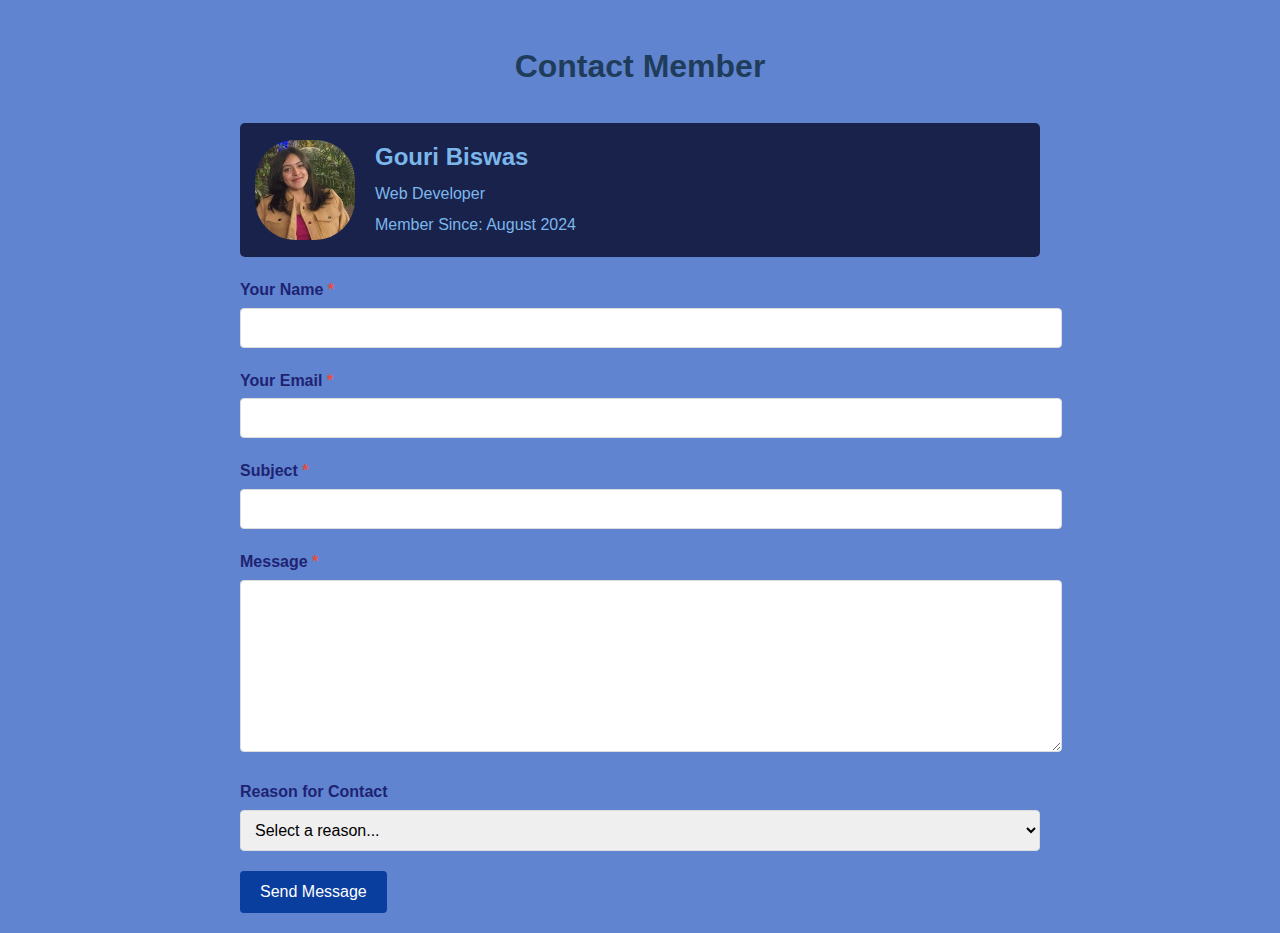
<file: contact-member.html>
<!DOCTYPE html>
<html lang="en">
<head>
    <meta charset="UTF-8">
    <meta name="viewport" content="width=device-width, initial-scale=1.0">
    <title>Contact Our Member</title>
    <style>
        body {
            font-family: 'Arial', sans-serif;
            line-height: 1.6;
            color: #1e2371;
            max-width: 800px;
            margin: 0 auto;
            padding: 20px;
            background-color: #6184d1;
        }
        
        h1 {
            color: #1f3d5b;
            text-align: center;
            margin-bottom: 30px;
        }
      
        
        .member-info {
            background-color: #19224b;
            padding: 15px;
            border-radius: 5px;
            margin-bottom: 20px;
            display: flex;
            align-items: center;
        }
        
        .member-avatar {
            width: 100px;
            height: 100px;
            border-radius: 40%;
            object-fit: cover;
            margin-right: 20px;
        }
        
        .member-details h2 {
            margin: 0 0 5px 0;
            color: #7cb7eb;
        }
        
        .member-details p {
            margin: 5px 0;
            color: #7cb7eb;
        }
        
        .form-group {
            margin-bottom: 20px;
        }
        
        label {
            display: block;
            margin-bottom: 5px;
            font-weight: bold;
        }
        
        input[type="text"],
        input[type="email"],
        textarea,
        select {
            width: 100%;
            padding: 10px;
            border: 1px solid #ddd;
            border-radius: 4px;
            font-size: 16px;
        }
        
        textarea {
            height: 150px;
            resize: vertical;
        }
        
        button {
            background-color: #093d9e;
            color: white;
            border: none;
            padding: 12px 20px;
            font-size: 16px;
            border-radius: 4px;
            cursor: pointer;
            transition: background-color 0.3s;
        }
        
        button:hover {
            background-color: #101f63;
        }
        
        .required {
            color: #e74c3c;
        }
        
        .success-message {
            display: none;
            background-color: #2ecc71;
            color: white;
            padding: 15px;
            border-radius: 4px;
            margin-bottom: 20px;
            text-align: center;
        }
    </style>
</head>
<body>
    
    <h1>Contact Member</h1>
    
    <div class="member-info">
        <img src="assets/img/image-gouri biswas.jpg" alt="Member Avatar" class="member-avatar">
        <div class="member-details">
            <h2>Gouri Biswas</h2>
            <p>Web Developer</p>
            <p>Member Since: August 2024</p>
        </div>
    </div>
    
    <div class="success-message" id="successMessage">
        Your message has been sent successfully! The member will respond to you shortly.
    </div>
    
    <form id="contactMemberForm">
        <div class="form-group">
            <label for="yourName">Your Name <span class="required">*</span></label>
            <input type="text" id="yourName" name="yourName" required>
        </div>
        
        <div class="form-group">
            <label for="yourEmail">Your Email <span class="required">*</span></label>
            <input type="email" id="yourEmail" name="yourEmail" required>
        </div>
        
        <div class="form-group">
            <label for="subject">Subject <span class="required">*</span></label>
            <input type="text" id="subject" name="subject" required>
        </div>
        
        <div class="form-group">
            <label for="message">Message <span class="required">*</span></label>
            <textarea id="message" name="message" required></textarea>
        </div>
        
        <div class="form-group">
            <label for="contactReason">Reason for Contact</label>
            <select id="contactReason" name="contactReason">
                <option value="">Select a reason...</option>
                <option value="collaboration">Collaboration Opportunity</option>
                <option value="question">Question</option>
                <option value="feedback">Feedback</option>
                <option value="other">Other</option>
            </select>
        </div>
        
        <button type="submit">Send Message</button>
    </form>
    
    <script>
        document.getElementById('contactMemberForm').addEventListener('submit', function(e) {
            e.preventDefault();
            
            // Here you would typically send the form data to your server
            // For demonstration, we'll just show the success message
            document.getElementById('successMessage').style.display = 'block';
            
            // Scroll to the success message
            document.getElementById('successMessage').scrollIntoView({ behavior: 'smooth' });
            
            // Reset the form after 3 seconds
            setTimeout(function() {
                document.getElementById('contactMemberForm').reset();
            }, 3000);
        });
    </script>
</body>
</html>
</file>
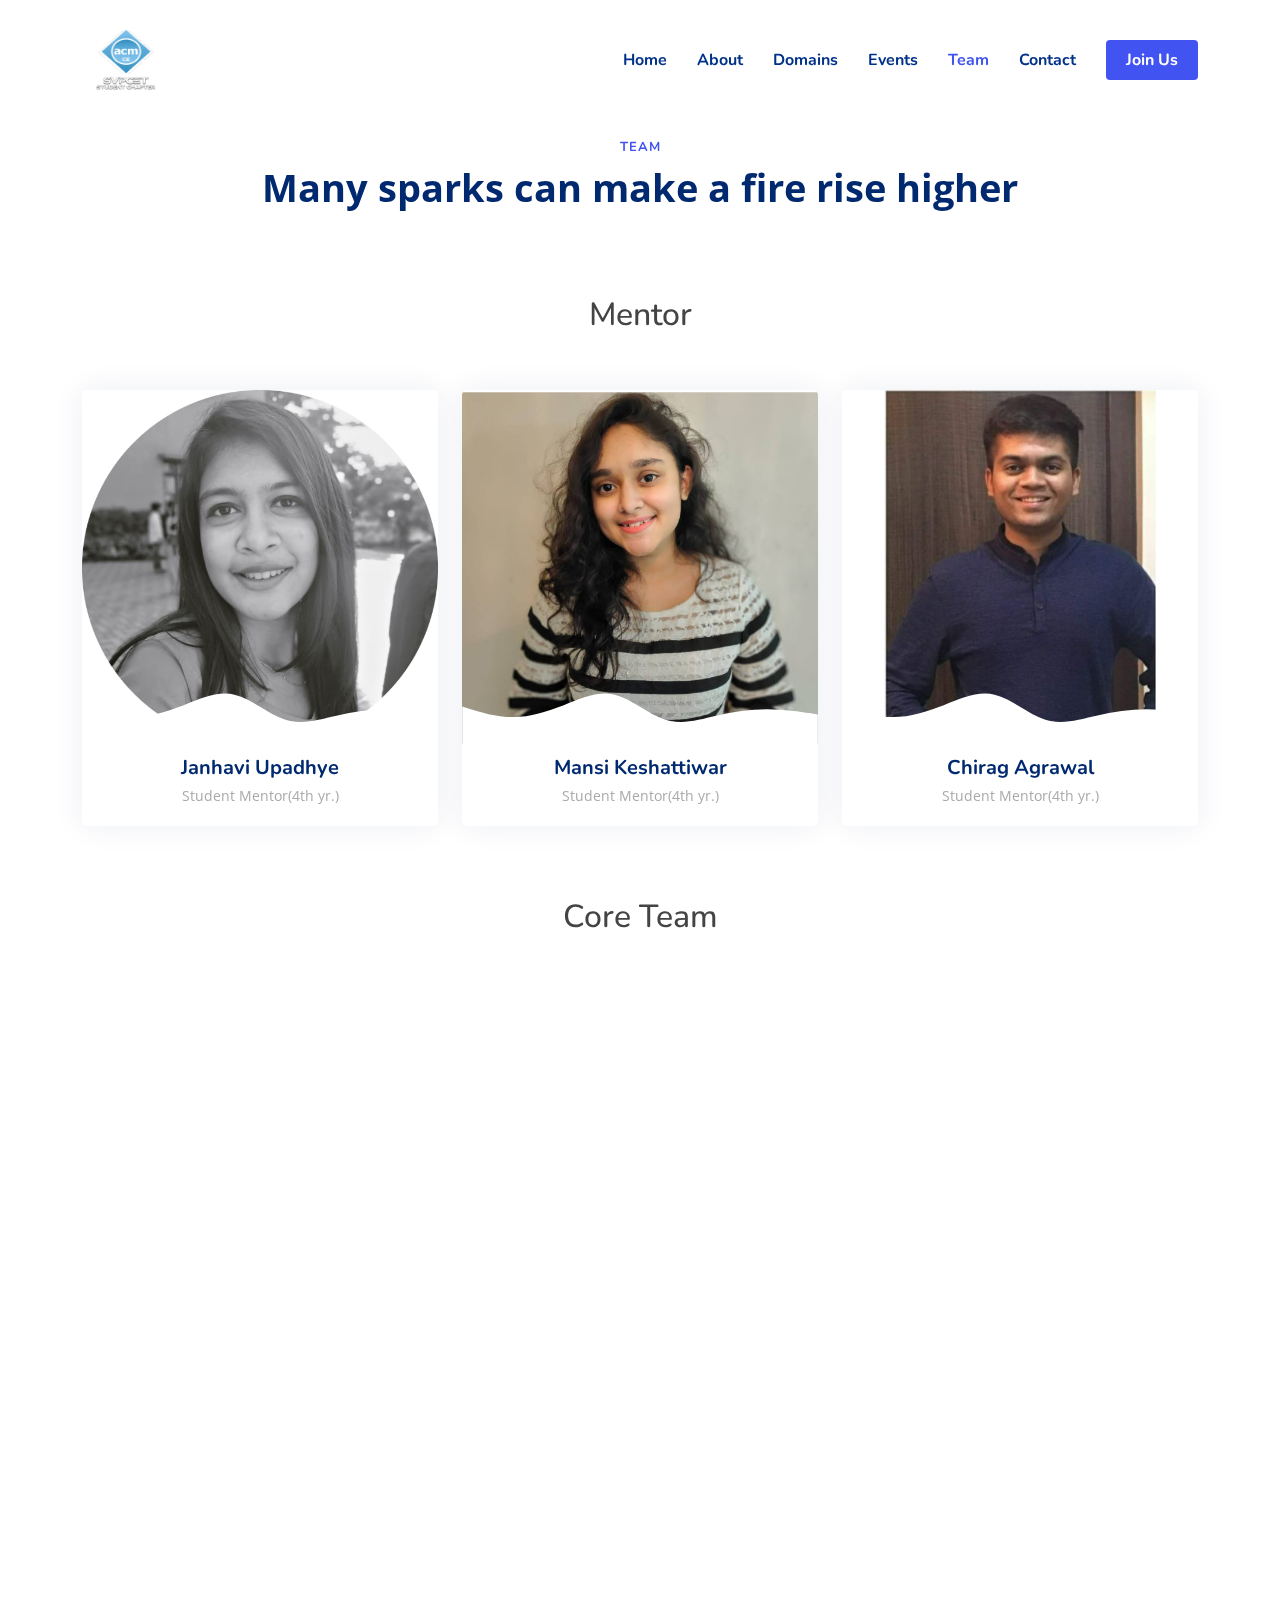
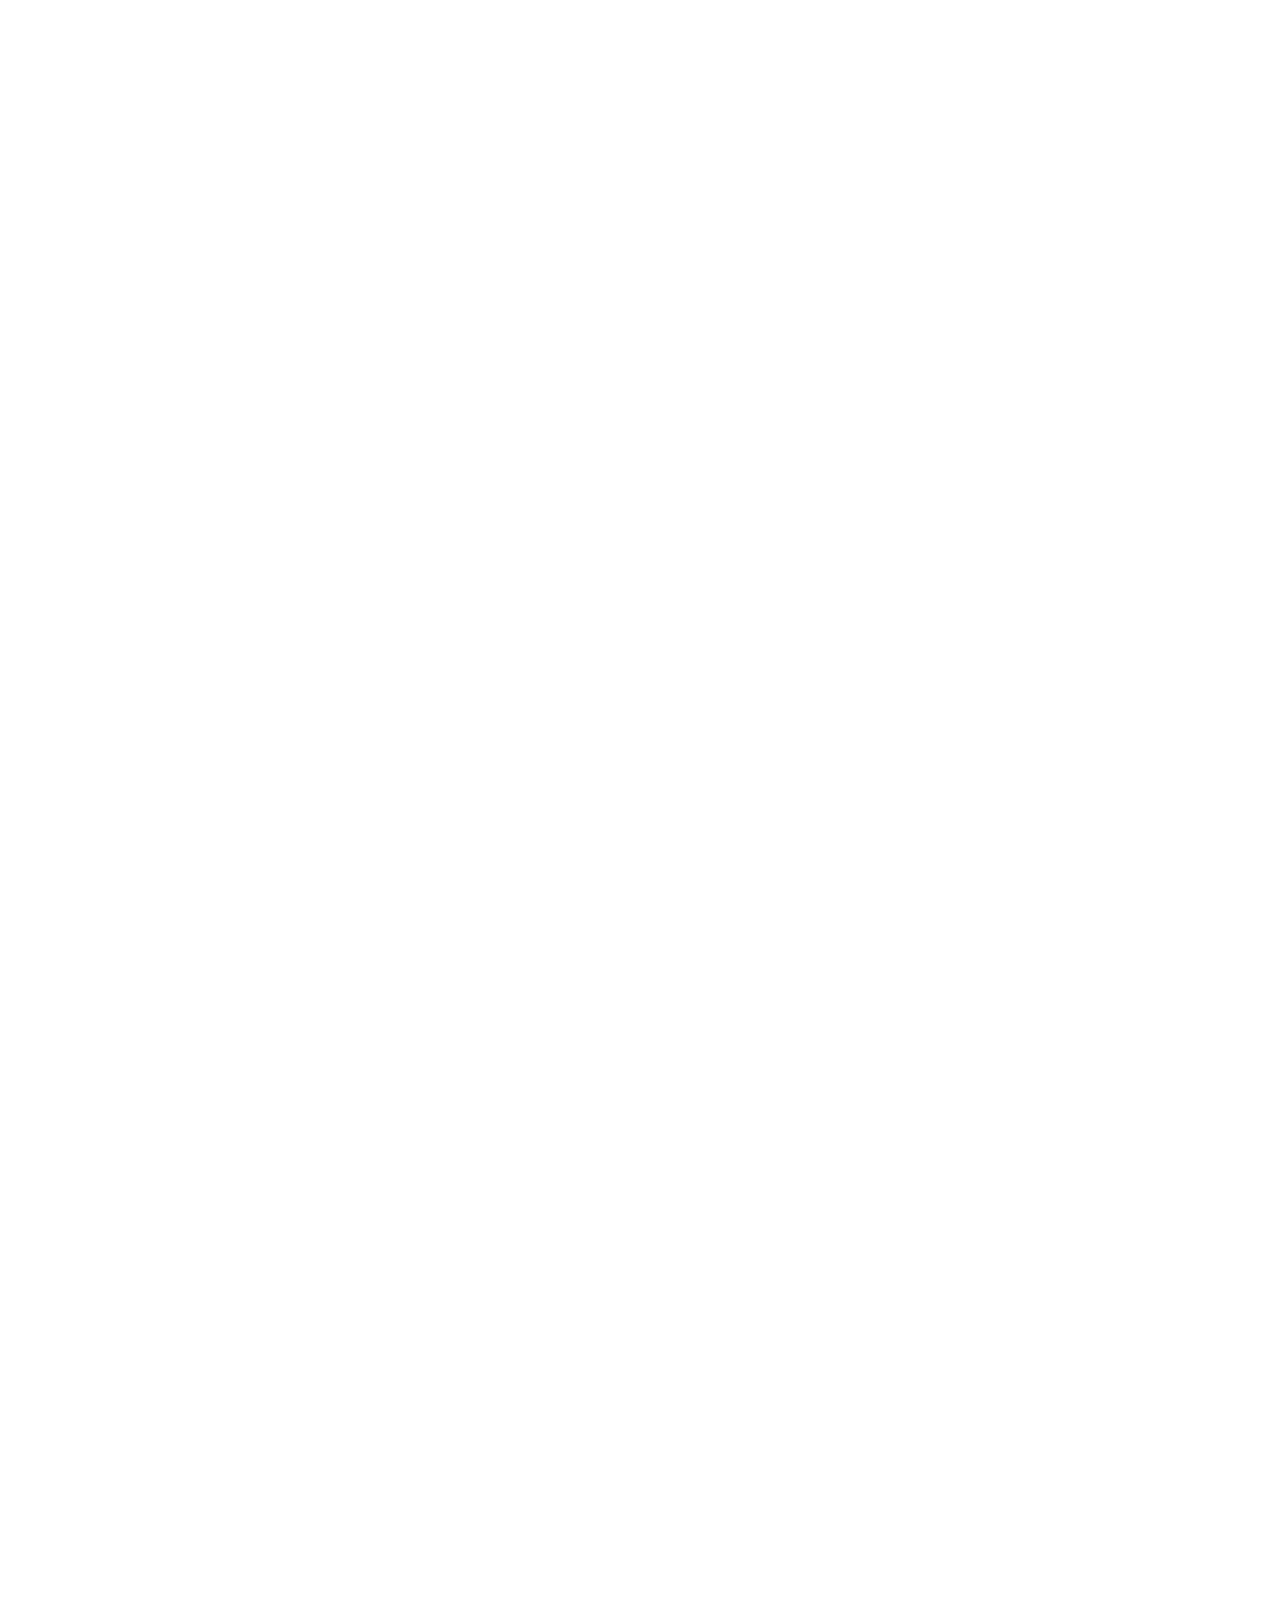
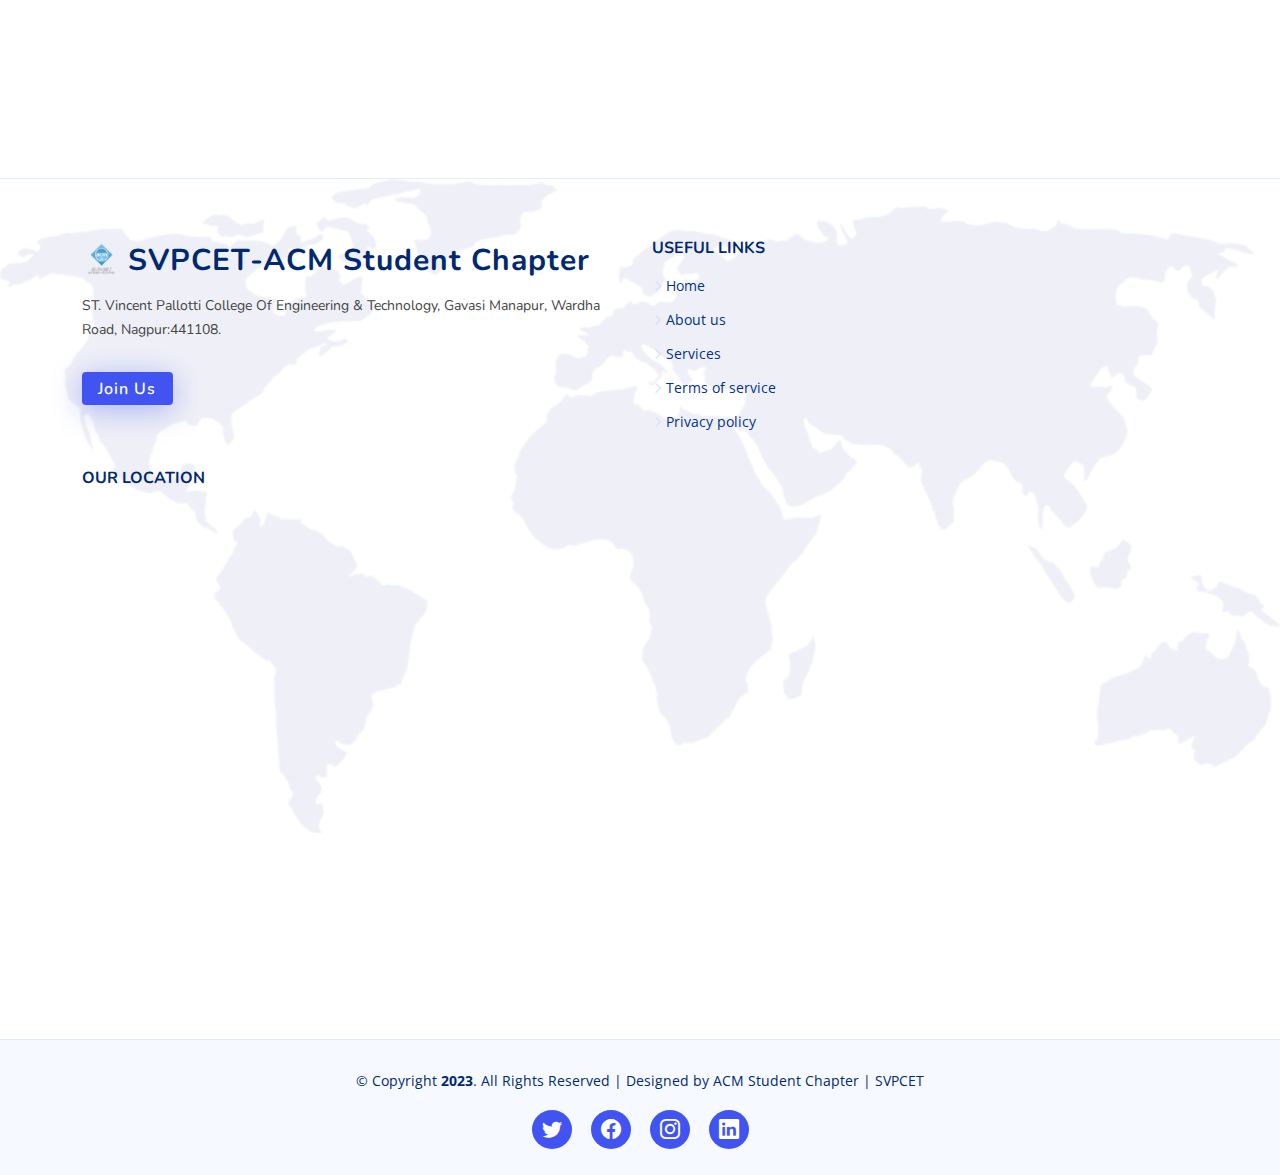
<file: teams.html>
<!DOCTYPE html>
<html lang="en">

<head>
  <meta charset="utf-8">
  <meta content="width=device-width, initial-scale=1.0" name="viewport">

  <title>SVPCET-ACM</title>
  <meta content="" name="description">
  <meta content="" name="keywords">

  <!-- Favicons -->
  <link href="assets/img/svpcet-acm-logo.png" rel="icon">
  <!-- <link href="assets/img/apple-touch-icon.png" rel="apple-touch-icon"> -->

  <!-- Google Fonts -->
  <link
    href="https://fonts.googleapis.com/css?family=Open+Sans:300,300i,400,400i,600,600i,700,700i|Nunito:300,300i,400,400i,600,600i,700,700i|Poppins:300,300i,400,400i,500,500i,600,600i,700,700i"
    rel="stylesheet">

  <!-- Vendor CSS Files -->
  <link href="assets/vendor/aos/aos.css" rel="stylesheet">
  <link href="assets/vendor/bootstrap/css/bootstrap.min.css" rel="stylesheet">
  <link href="assets/vendor/bootstrap-icons/bootstrap-icons.css" rel="stylesheet">
  <link href="assets/vendor/glightbox/css/glightbox.min.css" rel="stylesheet">
  <link href="assets/vendor/remixicon/remixicon.css" rel="stylesheet">
  <link href="assets/vendor/swiper/swiper-bundle.min.css" rel="stylesheet">

  <!-- Template Main CSS File -->
  <link href="assets/css/style.css" rel="stylesheet">

  <!-- =======================================================
  * Template Name: FlexStart
  * Updated: Mar 10 2023 with Bootstrap v5.2.3
  * Template URL: https://bootstrapmade.com/flexstart-bootstrap-startup-template/
  * Author: BootstrapMade.com
  * License: https://bootstrapmade.com/license/
  ======================================================== -->
</head>

<body>

  <!-- ======= Header ======= -->
  <header id="header" class="header fixed-top">
    <div class="container-fluid container-xl d-flex align-items-center justify-content-between">

      <a href="index.html" class="logo d-flex align-items-center">
        <img src="assets/img/svpcet-acm-logo.png" alt="">
      </a>

      <nav id="navbar" class="navbar">
        <ul>
          <li><a class="nav-link scrollto" href="index.html">Home</a></li>
          <li><a class="nav-link scrollto" href="index.html#about">About</a></li>
          <li><a class="nav-link scrollto" href="index.html#domains">Domains</a></li>
          <li><a class="nav-link scrollto" href="events.html">Events</a></li>

          <li><a class="nav-link scrollto  active" href="teams.html">Team</a></li>
          <li><a class="nav-link scrollto" href="index.html#contact">Contact</a></li>
          <li><a class="getstarted scrollto" href="#">Join Us</a></li>
        </ul>
        <i class="bi bi-list mobile-nav-toggle"></i>
      </nav>
      <!-- .navbar -->

    </div>
  </header><!-- End Header -->

  <style>
    .team-container {
      margin-top: 80px;
    }
  </style>
  <main id="main">

    <section id="team" class="team team-container">

      <div class="container" data-aos="fade-up">

        <header class="section-header">
          <h2>Team</h2>
          <p>Many sparks can make a fire rise higher</p>
        </header>
<!-- 
        <div class="row gy-4 faculty-incharge-div">
          <div class="col-12  align-items-stretch" data-aos="fade-up" data-aos-delay="100">
            <div class="member">
              <div class="member-img">
                <img src="./assets/img/team/maam.jpg" class="img-fluid" alt="">
                <div class="social">
                  <a href=""><i class="bi bi-twitter"></i></a>
                  <a href=""><i class="bi bi-facebook"></i></a>
                  <a href=""><i class="bi bi-instagram"></i></a>
                  <a href=""><i class="bi bi-linkedin"></i></a>
                </div>
              </div>
              
                <p>Velit aut quia fugit et et. Dolorum ea voluptate vel tempore tenetur ipsa quae aut. Ipsum exercitationem iure minima enim corporis et voluptate.</p> 
              </div>
            </div>
          </div>
        </div> -->

        <h2 class="pt-5 pb-5 text-center">Mentor</h2>

 
        <div class="row gy-4">
          <div class="col-lg-4 col-md-6 d-flex align-items-stretch" data-aos="fade-up" data-aos-delay="200">
            <div class="member">
              <div class="member-img">
                <img src="assets/img/team/mentor/janhavi.jpg" class="img-fluid" alt="">
                <div class="social">
                  <a href=""><i class="bi bi-twitter"></i></a>
                  <a href=""><i class="bi bi-facebook"></i></a>
                  <a href=""><i class="bi bi-instagram"></i></a>
                  <a href=""><i class="bi bi-linkedin"></i></a>
                </div>
              </div>
              <div class="member-info">
                <h4>Janhavi Upadhye</h4>
                <span>Student Mentor(4th yr.)</span>
                <!-- <p>Quo esse repellendus quia id. Est eum et accusantium pariatur fugit nihil minima suscipit corporis. Voluptate sed quas reiciendis animi neque sapiente.</p> -->
              </div>
            </div>
          </div>

          

          <div class="col-lg-4 col-md-6 d-flex align-items-stretch" data-aos="fade-up" data-aos-delay="300">
            <div class="member">
              <div class="member-img">
                <img src="assets/img/team/mentor/mansi.jpg" class="img-fluid" alt="">
                <div class="social">
                  <a href=""><i class="bi bi-twitter"></i></a>
                  <a href=""><i class="bi bi-facebook"></i></a>
                  <a href=""><i class="bi bi-instagram"></i></a>
                  <a href=""><i class="bi bi-linkedin"></i></a>
                </div>
              </div>
              <div class="member-info">
                <h4>Mansi Keshattiwar</h4>
                <span>Student Mentor(4th yr.)</span>
                <!-- <p>Vero omnis enim consequatur. Voluptas consectetur unde qui molestiae deserunt. Voluptates enim aut architecto porro aspernatur molestiae modi.</p> -->
              </div>
            </div>
          </div>

          <div class="col-lg-4 col-md-6 d-flex align-items-stretch" data-aos="fade-up" data-aos-delay="400">
            <div class="member">
              <div class="member-img">
                  <img src="assets/img/team/mentor/chirag.jpg" class="img-fluid" alt="">
                <div class="social">
                  <a href=""><i class="bi bi-twitter"></i></a>
                  <a href=""><i class="bi bi-facebook"></i></a>
                  <a href=""><i class="bi bi-instagram"></i></a>
                  <a href=""><i class="bi bi-linkedin"></i></a>
                </div>
              </div>
              <div class="member-info">
                <h4>Chirag Agrawal</h4>
                <span>Student Mentor(4th yr.)</span>
                <!-- <p>Rerum voluptate non adipisci animi distinctio et deserunt amet voluptas. Quia aut aliquid doloremque ut possimus ipsum officia.</p> -->
              </div>
            </div>
          </div>
          <h2 class="pt-5 pb-5 text-center">Core Team</h2>

          <div class="row gy-4">
            <div class="col-lg-4 col-md-6 d-flex align-items-stretch" data-aos="fade-up" data-aos-delay="400">
              <div class="member">
                <div class="member-img">
                  <img src="assets/img/team/core-team/vishal.jpg" class="img-fluid" alt="">
                  <div class="social">
                    <a href=""><i class="bi bi-twitter"></i></a>
                    <a href=""><i class="bi bi-facebook"></i></a>
                    <a href=""><i class="bi bi-instagram"></i></a>
                    <a href=""><i class="bi bi-linkedin"></i></a>
                  </div>
                </div>
                <div class="member-info">
                  <h4>Vishal Injewar</h4>
                  <span>Chair</span>
                  <!-- <p>Rerum voluptate non adipisci animi distinctio et deserunt amet voluptas. Quia aut aliquid doloremque ut possimus ipsum officia.</p> -->
                </div>
              </div>
            </div>
            <div class="col-lg-4 col-md-6 d-flex align-items-stretch" data-aos="fade-up" data-aos-delay="400">
              <div class="member">
                <div class="member-img">
                  <img src="assets/img/team/core-team/barnabas.jpg" class="img-fluid" alt="">
                  <div class="social">
                    <a href=""><i class="bi bi-twitter"></i></a>
                    <a href=""><i class="bi bi-facebook"></i></a>
                    <a href=""><i class="bi bi-instagram"></i></a>
                    <a href=""><i class="bi bi-linkedin"></i></a>
                  </div>
                </div>
                <div class="member-info">
                  <h4>Barnabas Johnson</h4>
                  <span>Vice Chair</span>
                  <!-- <p>Rerum voluptate non adipisci animi distinctio et deserunt amet voluptas. Quia aut aliquid doloremque ut possimus ipsum officia.</p> -->
                </div>
              </div>
            </div>
            <div class="col-lg-4 col-md-6 d-flex align-items-stretch" data-aos="fade-up" data-aos-delay="400">
              <div class="member">
                <div class="member-img">
                  <img src="assets/img/team/core-team/om.jpg" class="img-fluid" alt="">
                  <div class="social">
                    <a href=""><i class="bi bi-twitter"></i></a>
                    <a href=""><i class="bi bi-facebook"></i></a>
                    <a href=""><i class="bi bi-instagram"></i></a>
                    <a href=""><i class="bi bi-linkedin"></i></a>
                  </div>
                </div>
                <div class="member-info">
                  <h4>Om Vispute</h4>
                  <span>Membership Chair Coordinator</span>
                  <!-- <p>Rerum voluptate non adipisci animi distinctio et deserunt amet voluptas. Quia aut aliquid doloremque ut possimus ipsum officia.</p> -->
                </div>
              </div>
            </div>
            <div class="col-lg-4 col-md-6 d-flex align-items-stretch" data-aos="fade-up" data-aos-delay="400">
              <div class="member">
                <div class="member-img">
                  <img src="assets/img/team/core-team/harshal.jpg" class="img-fluid" alt="">
                  <div class="social">
                    <a href=""><i class="bi bi-twitter"></i></a>
                    <a href=""><i class="bi bi-facebook"></i></a>
                    <a href=""><i class="bi bi-instagram"></i></a>
                    <a href=""><i class="bi bi-linkedin"></i></a>
                  </div>
                </div>
                <div class="member-info">
                  <h4>Harshal Solanki</h4>
                  <span>Secretary</span>
                  <!-- <p>Rerum voluptate non adipisci animi distinctio et deserunt amet voluptas. Quia aut aliquid doloremque ut possimus ipsum officia.</p> -->
                </div>
              </div>
            </div>
            <div class="col-lg-4 col-md-6 d-flex align-items-stretch" data-aos="fade-up" data-aos-delay="400">
              <div class="member">
                <div class="member-img">
                  <img src="assets/img/team/core-team/vedant.jpg" class="img-fluid" alt="">
                  <div class="social">
                    <a href=""><i class="bi bi-twitter"></i></a>
                    <a href=""><i class="bi bi-facebook"></i></a>
                    <a href=""><i class="bi bi-instagram"></i></a>
                    <a href=""><i class="bi bi-linkedin"></i></a>
                  </div>
                </div>
                <div class="member-info">
                  <h4>Vedant Kapse</h4>
                  <span>Web Master</span>
                  <!-- <p>Rerum voluptate non adipisci animi distinctio et deserunt amet voluptas. Quia aut aliquid doloremque ut possimus ipsum officia.</p> -->
                </div>
              </div>
            </div>
            <div class="col-lg-4 col-md-6 d-flex align-items-stretch" data-aos="fade-up" data-aos-delay="400">
              <div class="member">
                <div class="member-img">
                  <img src="assets/img/team/core-team/daisy.jpg" class="img-fluid" alt="">
                  <div class="social">
                    <a href=""><i class="bi bi-twitter"></i></a>
                    <a href=""><i class="bi bi-facebook"></i></a>
                    <a href=""><i class="bi bi-instagram"></i></a>
                    <a href=""><i class="bi bi-linkedin"></i></a>
                  </div>
                </div>
                <div class="member-info">
                  <h4>Daisy Francis</h4>
                  <span>Web Master</span>
                  <!-- <p>Rerum voluptate non adipisci animi distinctio et deserunt amet voluptas. Quia aut aliquid doloremque ut possimus ipsum officia.</p> -->
                </div>
              </div>
            </div>
            <div class="col-lg-4 col-md-6 d-flex align-items-stretch" data-aos="fade-up" data-aos-delay="400">
              <div class="member">
                <div class="member-img">
                  <img src="assets/img/team/core-team/pravathi.jpg" class="img-fluid" alt="">
                  <div class="social">
                    <a href=""><i class="bi bi-twitter"></i></a>
                    <a href=""><i class="bi bi-facebook"></i></a>
                    <a href=""><i class="bi bi-instagram"></i></a>
                    <a href=""><i class="bi bi-linkedin"></i></a>
                  </div>
                </div>
                <div class="member-info">
                  <h4>Pravathi Bawankule</h4>
                  <span>ACM Activities Feedback/Report Incharge</span>
                  <!-- <p>Rerum voluptate non adipisci animi distinctio et deserunt amet voluptas. Quia aut aliquid doloremque ut possimus ipsum officia.</p> -->
                </div>
              </div>
            </div>
            <div class="col-lg-4 col-md-6 d-flex align-items-stretch" data-aos="fade-up" data-aos-delay="400">
              <div class="member">
                <div class="member-img">
                  <img src="assets/img/team/core-team/nishant.jpg" class="img-fluid" alt="">
                  <div class="social">
                    <a href=""><i class="bi bi-twitter"></i></a>
                    <a href=""><i class="bi bi-facebook"></i></a>
                    <a href=""><i class="bi bi-instagram"></i></a>
                    <a href=""><i class="bi bi-linkedin"></i></a>
                  </div>
                </div>
                <div class="member-info">
                  <h4>Nishant Gharpure</h4>
                  <span>Social Media Publicity Head</span>
                  <!-- <p>Rerum voluptate non adipisci animi distinctio et deserunt amet voluptas. Quia aut aliquid doloremque ut possimus ipsum officia.</p> -->
                </div>
              </div>
            </div>
            <div class="col-lg-4 col-md-6 d-flex align-items-stretch" data-aos="fade-up" data-aos-delay="400">
              <div class="member">
                <div class="member-img">
                  <img src="assets/img/team/core-team/rohan.jpg" class="img-fluid" alt="">
                  <div class="social">
                    <a href=""><i class="bi bi-twitter"></i></a>
                    <a href=""><i class="bi bi-facebook"></i></a>
                    <a href=""><i class="bi bi-instagram"></i></a>
                    <a href=""><i class="bi bi-linkedin"></i></a>
                  </div>
                </div>
                <div class="member-info">
                  <h4>Rohan Gorantiwar</h4>
                  <span>National Level Activities Tracking and Followup I/C</span>
                  <!-- <p>Rerum voluptate non adipisci animi distinctio et deserunt amet voluptas. Quia aut aliquid doloremque ut possimus ipsum officia.</p> -->
                </div>
              </div>
            </div>
            <div class="col-lg-4 col-md-6 d-flex align-items-stretch" data-aos="fade-up" data-aos-delay="400">
              <div class="member">
                <div class="member-img">
                  <img src="assets/img/team/core-team/aadarsh.jpg" class="img-fluid" alt="">
                  <div class="social">
                    <a href=""><i class="bi bi-twitter"></i></a>
                    <a href=""><i class="bi bi-facebook"></i></a>
                    <a href=""><i class="bi bi-instagram"></i></a>
                    <a href=""><i class="bi bi-linkedin"></i></a>
                  </div>
                </div>
                <div class="member-info">
                  <h4>Adarsh Jain</h4>
                  <span>Event Technologist</span>
                  <!-- <p>Rerum voluptate non adipisci animi distinctio et deserunt amet voluptas. Quia aut aliquid doloremque ut possimus ipsum officia.</p> -->
                </div>
              </div>
            </div>
            <div class="col-lg-4 col-md-6 d-flex align-items-stretch" data-aos="fade-up" data-aos-delay="400">
              <div class="member">
                <div class="member-img">
                  <img src="assets/img/team/core-team/devanshu.jpg" class="img-fluid" alt="">
                  <div class="social">
                    <a href=""><i class="bi bi-twitter"></i></a>
                    <a href=""><i class="bi bi-facebook"></i></a>
                    <a href=""><i class="bi bi-instagram"></i></a>
                    <a href=""><i class="bi bi-linkedin"></i></a>
                  </div>
                </div>
                <div class="member-info">
                  <h4>Devanshu Satpute</h4>
                  <span>Event Technologist</span>
                  <!-- <p>Rerum voluptate non adipisci animi distinctio et deserunt amet voluptas. Quia aut aliquid doloremque ut possimus ipsum officia.</p> -->
                </div>
              </div>
            </div>
            <div class="col-lg-4 col-md-6 d-flex align-items-stretch" data-aos="fade-up" data-aos-delay="400">
              <div class="member">
                <div class="member-img">
                  <img src="assets/img/team/core-team/purva.jpg" class="img-fluid" alt="">
                  <div class="social">
                    <a href=""><i class="bi bi-twitter"></i></a>
                    <a href=""><i class="bi bi-facebook"></i></a>
                    <a href=""><i class="bi bi-instagram"></i></a>
                    <a href=""><i class="bi bi-linkedin"></i></a>
                  </div>
                </div>
                <div class="member-info">
                  <h4>Purva Tangadpalliwar</h4>
                  <span>Event Report I/C</span>
                  <!-- <p>Rerum voluptate non adipisci animi distinctio et deserunt amet voluptas. Quia aut aliquid doloremque ut possimus ipsum officia.</p> -->
                </div>
              </div>
            </div>
            <div class="col-lg-4 col-md-6 d-flex align-items-stretch" data-aos="fade-up" data-aos-delay="400">
              <div class="member">
                <div class="member-img">
                  <img src="assets/img/team/core-team/kunal.jpg" class="img-fluid" alt="">
                  <div class="social">
                    <a href=""><i class="bi bi-twitter"></i></a>
                    <a href=""><i class="bi bi-facebook"></i></a>
                    <a href=""><i class="bi bi-instagram"></i></a>
                    <a href=""><i class="bi bi-linkedin"></i></a>
                  </div>
                </div>
                <div class="member-info">
                  <h4>Kunal Wadibhasme</h4>
                  <span>National Level Activities Tracking and Followup I/C</span>
                  <!-- <p>Rerum voluptate non adipisci animi distinctio et deserunt amet voluptas. Quia aut aliquid doloremque ut possimus ipsum officia.</p> -->
                </div>
              </div>
            </div>
            <div class="col-lg-4 col-md-6 d-flex align-items-stretch" data-aos="fade-up" data-aos-delay="400">
              <div class="member">
                <div class="member-img">
                  <img src="assets/img/team/core-team/isha.jpg" class="img-fluid" alt="">
                  <div class="social">
                    <a href=""><i class="bi bi-twitter"></i></a>
                    <a href=""><i class="bi bi-facebook"></i></a>
                    <a href=""><i class="bi bi-instagram"></i></a>
                    <a href=""><i class="bi bi-linkedin"></i></a>
                  </div>
                </div>
                <div class="member-info">
                  <h4>Isha Wikhar</h4>
                  <span>Event Calender/Event Certificate I/C</span>
                  <!-- <p>Rerum voluptate non adipisci animi distinctio et deserunt amet voluptas. Quia aut aliquid doloremque ut possimus ipsum officia.</p> -->
                </div>
              </div>
            </div>
            <div class="col-lg-4 col-md-6 d-flex align-items-stretch" data-aos="fade-up" data-aos-delay="400">
              <div class="member">
                <div class="member-img">
                  <img src="assets/img/team/core-team/mohit.jpg" class="img-fluid" alt="">
                  <div class="social">
                    <a href=""><i class="bi bi-twitter"></i></a>
                    <a href=""><i class="bi bi-facebook"></i></a>
                    <a href=""><i class="bi bi-instagram"></i></a>
                    <a href=""><i class="bi bi-linkedin"></i></a>
                  </div>
                </div>
                <div class="member-info">
                  <h4>Mohit Katare</h4>
                  <span>Social Media Publicity Head</span>
                  <!-- <p>Rerum voluptate non adipisci animi distinctio et deserunt amet voluptas. Quia aut aliquid doloremque ut possimus ipsum officia.</p> -->
                </div>
              </div>
            </div>

          </div>
        </div>

      </div>
    </section>

  </main><!-- End #main -->

  <!-- ======= Footer ======= -->
  <footer id="footer" class="footer">
    <div class="footer-top">
      <div class="container">
        <div class="row gy-4">
          <div class="col-lg-6 col-md-12 footer-info">
            <a href="index.html" class="logo d-flex align-items-center">
              <img src="assets/img/svpcet-acm-logo.png" alt="">
              <span>SVPCET-ACM Student Chapter</span>
            </a>
            <p>ST. Vincent Pallotti College Of Engineering & Technology, Gavasi Manapur, Wardha Road, Nagpur:441108.</p>
            <button class="join-us-btn"><span>Join Us</span></button>
          </div>

          <div class="col-lg-6 col-6 footer-links">
            <h4>Useful Links</h4>
            <ul>
              <li><i class="bi bi-chevron-right"></i> <a href="#">Home</a></li>
              <li><i class="bi bi-chevron-right"></i> <a href="#">About us</a></li>
              <li><i class="bi bi-chevron-right"></i> <a href="#">Services</a></li>
              <li><i class="bi bi-chevron-right"></i> <a href="#">Terms of service</a></li>
              <li><i class="bi bi-chevron-right"></i> <a href="#">Privacy policy</a></li>
            </ul>
          </div>
        </div>
        <div class="row gy-4">
          <div class="col-lg-2 col-6 footer-links location-map">
            <h4>Our Location</h4>
            <p>
              <iframe
                src="https://www.google.com/maps/embed?pb=!1m18!1m12!1m3!1d3724.699716753676!2d79.04554451485396!3d21.0046707860114!2m3!1f0!2f0!3f0!3m2!1i1024!2i768!4f13.1!3m3!1m2!1s0x3bd4bdc6b03bfded%3A0x51964eb66fa3ec5e!2sSt.%20Vincent%20Pallotti%20College%20of%20Engineering%20and%20Technology!5e0!3m2!1sen!2sin!4v1680073978027!5m2!1sen!2sin"
                width="600" height="450" style="border:0;" allowfullscreen="" loading="lazy"
                referrerpolicy="no-referrer-when-downgrade"></iframe>
            </p>
          </div>
        </div>
      </div>
    </div>

    <div class="container">
      <div class="copyright">
        &copy; Copyright <strong><span>2023</span></strong>. All Rights Reserved | Designed by ACM Student Chapter |
        SVPCET
      </div>
      <div class="footer-social-links text-center mt-4">
        <a href="#" class="twitter"><i class="bi bi-twitter"></i></a>
        <a href="#" class="facebook"><i class="bi bi-facebook"></i></a>
        <a href="#" class="instagram"><i class="bi bi-instagram"></i></a>
        <a href="#" class="linkedin"><i class="bi bi-linkedin"></i></a>
      </div>
    </div>
  </footer>

  <!-- End Footer -->


  <a href="#" class="back-to-top d-flex align-items-center justify-content-center"><i
      class="bi bi-arrow-up-short"></i></a>

  <!-- Vendor JS Files -->
  <script src="assets/vendor/purecounter/purecounter_vanilla.js"></script>
  <script src="assets/vendor/aos/aos.js"></script>
  <script src="assets/vendor/bootstrap/js/bootstrap.bundle.min.js"></script>
  <script src="assets/vendor/glightbox/js/glightbox.min.js"></script>
  <script src="assets/vendor/isotope-layout/isotope.pkgd.min.js"></script>
  <script src="assets/vendor/swiper/swiper-bundle.min.js"></script>
  <script src="assets/vendor/php-email-form/validate.js"></script>

  <!-- Template Main JS File -->
  <script src="assets/js/main.js"></script>

</body>

</html>
</file>
<file: assets/css/style.css>
/**
* Template Name: FlexStart
* Updated: Mar 10 2023 with Bootstrap v5.2.3
* Template URL: https://bootstrapmade.com/flexstart-bootstrap-startup-template/
* Author: BootstrapMade.com
* License: https://bootstrapmade.com/license/
*/

/*--------------------------------------------------------------
# General
--------------------------------------------------------------*/
:root {
  scroll-behavior: smooth;
}

body {
  font-family: "Open Sans", sans-serif;
  color: #444444;
}

a {
  color: #4154f1;
  text-decoration: none;
}

a:hover {
  color: #717ff5;
  text-decoration: none;
}

h1,
h2,
h3,
h4,
h5,
h6 {
  font-family: "Nunito", sans-serif;
}

.top-navbar {
  background: linear-gradient(135deg, #003366, #0059b3); /* Elegant Blue Gradient */
  color: white;
  text-align: center;
  font-size: 1.8rem;
  font-weight: bold;
  padding: 20px 0; /* Increased height */
  display: flex;
  align-items: center;
}

.navbar .logo img {
  height: 80px; /* Increase height */
  width: auto;  /* Maintain aspect ratio */
}


.college-logo {
  height: 100px; /* Larger for better visibility */
}

.group-image-section {
  display: flex;
  justify-content: center;
  align-items: center;
  height: 500px; /* Adjust height as needed */
  background-color: #f4f4f4; /* Background color for the section */
  margin-top: 10px; /* Space between navbar and image section */
}

.group-image {
  max-width: 100%;
  max-height: 100%;
  object-fit: cover; /* Ensure the image covers the section nicely */
}


/*--------------------------------------------------------------
# Sections
--------------------------------------------------------------*/
section {
  padding: 60px 0;
  overflow: hidden;
}

.section-header {
  text-align: center;
  padding-bottom: 40px;
}

.section-header h2 {
  font-size: 13px;
  letter-spacing: 1px;
  font-weight: 700;
  margin: 0;
  color: #4154f1;
  text-transform: uppercase;
}

.section-header p {
  margin: 10px 0 0 0;
  padding: 0;
  font-size: 38px;
  line-height: 42px;
  font-weight: 700;
  color: #012970;
}

@media (max-width: 768px) {
  .section-header p {
    font-size: 28px;
    line-height: 32px;
  }
}

.about {
  background-color: #f9f9f9; /* Light background for contrast */
  padding: 60px 0; /* Increased padding for better spacing */
}

.about img {
  border-radius: 15px; /* Rounded corners for the image */
  box-shadow: 0 4px 20px rgba(0, 0, 0, 0.1); /* Subtle shadow for depth */
  transition: transform 0.3s ease; /* Smooth scaling effect on hover */
}

.about img:hover {
  transform: scale(1.05); /* Slight zoom effect on hover */
}



/*--------------------------------------------------------------
# Back to top button
--------------------------------------------------------------*/
.back-to-top {
  position: fixed;
  visibility: hidden;
  opacity: 0;
  right: 15px;
  bottom: 15px;
  z-index: 99999;
  background: #4154f1;
  width: 40px;
  height: 40px;
  border-radius: 4px;
  transition: all 0.4s;
}

.back-to-top i {
  font-size: 24px;
  color: #fff;
  line-height: 0;
}

.back-to-top:hover {
  background: #6776f4;
  color: #fff;
}

.back-to-top.active {
  visibility: visible;
  opacity: 1;
}

/*--------------------------------------------------------------
# Disable aos animation delay on mobile devices
--------------------------------------------------------------*/
@media screen and (max-width: 768px) {
  [data-aos-delay] {
    transition-delay: 0 !important;
  }
}



/*--------------------------------------------------------------
# Preloader
--------------------------------------------------------------*/

.js-preloader {
    position: fixed;
    top: 0;
    left: 0;
    right: 0;
    bottom: 0;
    background-color: #fff;
    display: -webkit-box;
    display: flex;
    -webkit-box-align: center;
    align-items: center;
    -webkit-box-pack: center;
    justify-content: center;
    opacity: 1;
    visibility: visible;
    z-index: 9999;
    -webkit-transition: opacity 0.25s ease;
    transition: opacity 0.25s ease;
}

.js-preloader.loaded {
    opacity: 0;
    visibility: hidden;
    pointer-events: none;
}

@-webkit-keyframes dot {
    50% {
        -webkit-transform: translateX(96px);
        transform: translateX(96px);
    }
}

@keyframes dot {
    50% {
        -webkit-transform: translateX(96px);
        transform: translateX(96px);
    }
}

@-webkit-keyframes dots {
    50% {
        -webkit-transform: translateX(-31px);
        transform: translateX(-31px);
    }
}

@keyframes dots {
    50% {
        -webkit-transform: translateX(-31px);
        transform: translateX(-31px);
    }
}

.preloader-inner {
    position: relative;
    width: 142px;
    height: 40px;
    background: #fff;
}

.preloader-inner .dot {
    position: absolute;
    width: 16px;
    height: 16px;
    top: 12px;
    left: 15px;
    background: #4b8ef1;
    border-radius: 50%;
    -webkit-transform: translateX(0);
    transform: translateX(0);
    -webkit-animation: dot 2.8s infinite;
    animation: dot 2.8s infinite;
}

.preloader-inner .dots {
    -webkit-transform: translateX(0);
    transform: translateX(0);
    margin-top: 12px;
    margin-left: 31px;
    -webkit-animation: dots 2.8s infinite;
    animation: dots 2.8s infinite;
}

.preloader-inner .dots span {
    display: block;
    float: left;
    width: 16px;
    height: 16px;
    margin-left: 16px;
    background: #4b8ef1;
    border-radius: 50%;
}



/*--------------------------------------------------------------
# Header
--------------------------------------------------------------*/
.header {
  transition: all 0.5s;
  z-index: 997;
  padding: 20px 0;
}

.header.header-scrolled {
  background: #fff;
  padding: 15px 0;
  box-shadow: 0px 2px 20px rgba(1, 41, 112, 0.1);
}

.header .logo {
  line-height: 0;
}

.header .logo img {
  height: 80px;
  width: 90px;
  margin-right: 6px;
}

.header .logo span {
  font-size: 30px;
  font-weight: 700;
  letter-spacing: 1px;
  color: #012970;
  font-family: "Nunito", sans-serif;
  margin-top: 3px;
}

/*--------------------------------------------------------------
# Navigation Menu
--------------------------------------------------------------*/
/**
* Desktop Navigation 
*/
.navbar {
  padding: 0;
}

.navbar ul {
  margin: 0;
  padding: 0;
  display: flex;
  list-style: none;
  align-items: center;
}

.navbar li {
  position: relative;
}

.navbar a,
.navbar a:focus {
  display: flex;
  align-items: center;
  justify-content: space-between;
  padding: 10px 0 10px 30px;
  font-family: "Nunito", sans-serif;
  font-size: 16px;
  font-weight: 700;
  color: #013289;
  white-space: nowrap;
  transition: 0.3s;
}

.navbar a i,
.navbar a:focus i {
  font-size: 12px;
  line-height: 0;
  margin-left: 5px;
}

.navbar a:hover,
.navbar .active,
.navbar .active:focus,
.navbar li:hover>a {
  color: #4154f1;
}

.navbar .getstarted,
.navbar .getstarted:focus {
  background: #4154f1;
  padding: 8px 20px;
  margin-left: 30px;
  border-radius: 4px;
  color: #fff;
}

.navbar .getstarted:hover,
.navbar .getstarted:focus:hover {
  color: #fff;
  background: #5969f3;
}

.navbar .dropdown ul {
  display: block;
  position: absolute;
  left: 14px;
  top: calc(100% + 30px);
  margin: 0;
  padding: 10px 0;
  z-index: 99;
  opacity: 0;
  visibility: hidden;
  background: #fff;
  box-shadow: 0px 0px 30px rgba(127, 137, 161, 0.25);
  transition: 0.3s;
  border-radius: 4px;
}

.navbar .dropdown ul li {
  min-width: 200px;
}

.navbar .dropdown ul a {
  padding: 10px 20px;
  font-size: 15px;
  text-transform: none;
  font-weight: 600;
}

.navbar .dropdown ul a i {
  font-size: 12px;
}

.navbar .dropdown ul a:hover,
.navbar .dropdown ul .active:hover,
.navbar .dropdown ul li:hover>a {
  color: #4154f1;
}

.navbar .dropdown:hover>ul {
  opacity: 1;
  top: 100%;
  visibility: visible;
}

.navbar .dropdown .dropdown ul {
  top: 0;
  left: calc(100% - 30px);
  visibility: hidden;
}

.navbar .dropdown .dropdown:hover>ul {
  opacity: 1;
  top: 0;
  left: 100%;
  visibility: visible;
}

@media (max-width: 1366px) {
  .navbar .dropdown .dropdown ul {
    left: -90%;
  }

  .navbar .dropdown .dropdown:hover>ul {
    left: -100%;
  }
}

/**
* Mobile Navigation 
*/
.mobile-nav-toggle {
  color: #012970;
  font-size: 28px;
  cursor: pointer;
  display: none;
  line-height: 0;
  transition: 0.5s;
}

.mobile-nav-toggle.bi-x {
  color: #fff;
}

@media (max-width: 991px) {
  .mobile-nav-toggle {
    display: block;
  }

  .navbar ul {
    display: none;
  }
}

.navbar-mobile {
  position: fixed;
  overflow: hidden;
  top: 0;
  right: 0;
  left: 0;
  bottom: 0;
  background: rgba(1, 22, 61, 0.9);
  transition: 0.3s;
}

.navbar-mobile .mobile-nav-toggle {
  position: absolute;
  top: 15px;
  right: 15px;
}

.navbar-mobile ul {
  display: block;
  position: absolute;
  top: 55px;
  right: 15px;
  bottom: 15px;
  left: 15px;
  padding: 10px 0;
  border-radius: 10px;
  background-color: #fff;
  overflow-y: auto;
  transition: 0.3s;
}

.navbar-mobile a,
.navbar-mobile a:focus {
  padding: 10px 20px;
  font-size: 15px;
  color: #012970;
}

.navbar-mobile a:hover,
.navbar-mobile .active,
.navbar-mobile li:hover>a {
  color: #4154f1;
}

.navbar-mobile .getstarted,
.navbar-mobile .getstarted:focus {
  margin: 15px;
}

.navbar-mobile .dropdown ul {
  position: static;
  display: none;
  margin: 10px 20px;
  padding: 10px 0;
  z-index: 99;
  opacity: 1;
  visibility: visible;
  background: #fff;
  box-shadow: 0px 0px 30px rgba(127, 137, 161, 0.25);
}

.navbar-mobile .dropdown ul li {
  min-width: 200px;
}

.navbar-mobile .dropdown ul a {
  padding: 10px 20px;
}

.navbar-mobile .dropdown ul a i {
  font-size: 12px;
}

.navbar-mobile .dropdown ul a:hover,
.navbar-mobile .dropdown ul .active:hover,
.navbar-mobile .dropdown ul li:hover>a {
  color: #4154f1;
}

.navbar-mobile .dropdown>.dropdown-active {
  display: block;
}

/*--------------------------------------------------------------
# Hero Section
--------------------------------------------------------------*/
.hero {
  width: 100%;
  height: 100vh;
  background: url(../img/hero-bg.png) top center no-repeat;
  background-size: cover;
}

.hero h1 {
  margin: 0;
  font-size: 48px;
  font-weight: 700;
  color: #012970;
}

.hero h2 {
  color: #444444;
  margin: 15px 0 0 0;
  font-size: 26px;
}

.hero .btn-get-started {
  margin-top: 30px;
  line-height: 0;
  padding: 15px 40px;
  border-radius: 4px;
  transition: 0.5s;
  color: #fff;
  background: #4154f1;
  box-shadow: 0px 5px 30px rgba(65, 84, 241, 0.4);
}

.hero .btn-get-started span {
  font-family: "Nunito", sans-serif;
  font-weight: 600;
  font-size: 16px;
  letter-spacing: 1px;
}

.hero .btn-get-started i {
  margin-left: 5px;
  font-size: 18px;
  transition: 0.3s;
}

.hero .btn-get-started:hover i {
  transform: translateX(5px);
}

.hero .hero-img {
  text-align: right;
}

.hero-img img{
  -webkit-animation:mover 1s infinite alternate;
  animation:mover 1s infinite alternate;
}
@-webkit-keyframes mover{
0%{
  transform:translateY(0);
}
100%{
  transform:translateY(-20px);
}
}
@keyframes mover{
0%{
  transform:translateY(0);
}
100%{
  transform:translateY(-20px);
}
}

@media (min-width: 1024px) {
  .hero {
    background-attachment: fixed;
  }
}

@media (max-width: 991px) {
  .hero {
    height: auto;
    padding: 120px 0 60px 0;
  }

  .hero .hero-img {
    text-align: center;
    margin-top: 80px;
  }

  .hero .hero-img img {
    width: 70%;
  }
  .hero .btn-get-started {
   
    line-height: 0;
    padding: 14px 25px;
    border-radius: 4px;
    transition: 0.5s;
    color: #fff;
    background: #4154f1;
    box-shadow: 0px 5px 30px rgba(65, 84, 241, 0.4);
  }
  
  .hero .btn-get-started span {
    font-family: "Nunito", sans-serif;
    font-weight: 400;
    font-size: 13px;
    letter-spacing: 0.5px;
  }

}

@media (max-width: 768px) {
  .hero {
    text-align: center;
  }

  .hero h1 {
    font-size: 32px;margin-top:20px;
  }

  .hero h5 {
    font-size: 18px;margin-top:5px;
  }

  .hero .hero-img img {
    width: 80%;
  }
}

/*--------------------------------------------------------------
# Index Page
--------------------------------------------------------------*/
/*--------------------------------------------------------------
# About
--------------------------------------------------------------*/
.about .content {
  background-color: #f6f9ff;
  padding: 40px;
}

.about h3 {
  font-size: 14px;
  font-weight: 700;
  color: #4154f1;
  text-transform: uppercase;
}

.about h2 {
  font-size: 24px;
  font-weight: 700;
  color: #012970;
}

.about p {
  margin: 15px 0 30px 0;
  line-height: 24px;
}

.about .btn-read-more {
  line-height: 0;
  padding: 15px 40px;
  border-radius: 4px;
  transition: 0.5s;
  color: #fff;
  background: #4154f1;
  box-shadow: 0px 5px 25px rgba(65, 84, 241, 0.3);
}

.about .btn-read-more span {
  font-family: "Nunito", sans-serif;
  font-weight: 600;
  font-size: 16px;
  letter-spacing: 1px;
}

.about .btn-read-more i {
  margin-left: 5px;
  font-size: 18px;
  transition: 0.3s;
}

.about .btn-read-more:hover i {
  transform: translateX(5px);
}

/*--------------------------------------------------------------
# Values
--------------------------------------------------------------*/
.values .box {
  padding: 30px;
  box-shadow: 0px 0 5px rgba(1, 41, 112, 0.08);
  text-align: center;
  transition: 0.3s;
  height: 100%;
}

.values .box img {
  padding: 30px 50px;
  transition: 0.5s;
  transform: scale(1.1);
}

.values .box h3 {
  font-size: 24px;
  color: #012970;
  font-weight: 700;
  margin-bottom: 18px;
}

.values .box:hover {
  box-shadow: 0px 0 30px rgba(1, 41, 112, 0.08);
}

.values .box:hover img {
  transform: scale(1);
}

/*--------------------------------------------------------------
# Counts
--------------------------------------------------------------*/
.counts {
  padding: 70px 0 60px;
}

.counts .count-box {
  display: flex;
  align-items: center;
  padding: 30px;
  width: 100%;
  background: #fff;
  box-shadow: 0px 0 30px rgba(1, 41, 112, 0.08);
}

.counts .count-box i {
  font-size: 42px;
  line-height: 0;
  margin-right: 20px;
  color: #4154f1;
}

.counts .count-box span {
  font-size: 36px;
  display: block;
  font-weight: 600;
  color: #0b198f;
}

.counts .count-box p {
  padding: 0;
  margin: 0;
  font-family: "Nunito", sans-serif;
  font-size: 14px;
}


/*--------------------------------------------------------------
# Services
--------------------------------------------------------------*/
.services .service-box {
  box-shadow: 0px 0 30px rgba(1, 41, 112, 0.08);
  height: 100%;
  padding: 60px 30px;
  text-align: center;
  transition: 0.3s;
  border-radius: 5px;
}

.services .service-box .icon {
  font-size: 36px;
  padding: 40px 20px;
  border-radius: 4px;
  position: relative;
  margin-bottom: 25px;
  display: inline-block;
  line-height: 0;
  transition: 0.3s;
}

.services .service-box h3 {
  color: #444444;
  font-weight: 700;
}

.services .service-box .read-more {
  display: inline-flex;
  align-items: center;
  justify-content: center;
  font-weight: 600;
  font-size: 16px;
  padding: 8px 20px;
}

.services .service-box .read-more i {
  line-height: 0;
  margin-left: 5px;
  font-size: 18px;
}

.services .service-box.blue {
  border-bottom: 3px solid #2db6fa;
}

.services .service-box.blue .icon {
  color: #2db6fa;
  background: #dbf3fe;
}

.services .service-box.blue .read-more {
  color: #2db6fa;
}

.services .service-box.blue:hover {
  background: #2db6fa;
}

.services .service-box.orange {
  border-bottom: 3px solid #f68c09;
}

.services .service-box.orange .icon {
  color: #f68c09;
  background: #fde3c4;
}

.services .service-box.orange .read-more {
  color: #f68c09;
}

.services .service-box.orange:hover {
  background: #f68c09;
}

.services .service-box.green {
  border-bottom: 3px solid #08da4e;
}

.services .service-box.green .icon {
  color: #08da4e;
  background: #cffddf;
}

.services .service-box.green .read-more {
  color: #08da4e;
}

.services .service-box.green:hover {
  background: #08da4e;
}

.services .service-box.red {
  border-bottom: 3px solid #e9222c;
}

.services .service-box.red .icon {
  color: #e9222c;
  background: #fef7f8;
}

.services .service-box.red .read-more {
  color: #e9222c;
}

.services .service-box.red:hover {
  background: #e9222c;
}

.services .service-box.purple {
  border-bottom: 3px solid #b50edf;
}

.services .service-box.purple .icon {
  color: #b50edf;
  background: #f8e4fd;
}

.services .service-box.purple .read-more {
  color: #b50edf;
}

.services .service-box.purple:hover {
  background: #b50edf;
}

.services .service-box.pink {
  border-bottom: 3px solid #f51f9c;
}

.services .service-box.pink .icon {
  color: #f51f9c;
  background: #feecf7;
}

.services .service-box.pink .read-more {
  color: #f51f9c;
}

.services .service-box.pink:hover {
  background: #f51f9c;
}

.services .service-box:hover h3,
.services .service-box:hover p,
.services .service-box:hover .read-more {
  color: #fff;
}

.services .service-box:hover .icon {
  background: #fff;
}



/*--------------------------------------------------------------
# Testimonials/Gallery
--------------------------------------------------------------*/
.testimonials {
  width: 100%;
  height: 100vh;
  background: url(../img/hero-bg.png) top center no-repeat;
  background-size: cover;
}

.testimonials .testimonial-item .testimonial-img {
  width: 90px;
  border-radius: 50%;
  border: 4px solid #fff;
  margin: 0 auto;
}

.testimonials .testimonial-item h3 {
  font-size: 18px;
  font-weight: bold;
  margin: 10px 0 5px 0;
  color: #111;
}

.testimonials .testimonial-item h4 {
  font-size: 14px;
  color: #999;
  margin: 0;
}

.testimonials .testimonial-item p {
  font-style: italic;
  margin: 0 auto 15px auto;
}

.testimonials .swiper-pagination {
  margin-top: 20px;
  position: relative;
}

.testimonials .swiper-pagination .swiper-pagination-bullet {
  width: 12px;
  height: 12px;
  background-color: #fff;
  opacity: 1;
  border: 1px solid #4154f1;
}

.testimonials .swiper-pagination .swiper-pagination-bullet-active {
  background-color: #4154f1;
}

.testimonials .swiper-slide {
  opacity: 0.3;
}

@media (max-width: 1199px) {
  .testimonials .swiper-slide-active {
    opacity: 1;
  }

  .testimonials .swiper-pagination {
    margin-top: 0;
  }
}

@media (min-width: 1200px) {
  .testimonials .swiper-slide-next {
    opacity: 1;
    transform: scale(1.12);
  }
}

/*--------------------------------------------------------------
# Recent Blog Posts
--------------------------------------------------------------*/
.events .post-box {
  box-shadow: 0px 0 30px rgba(1, 41, 112, 0.08);
  transition: 0.3s;
  height: 100%;
  overflow: hidden;
  padding: 30px;
  border-radius: 8px;
  position: relative;
  display: flex;
  flex-direction: column;
}

.events .post-box .post-img {
  overflow: hidden;
  margin: -30px -30px 15px -30px;
  position: relative;
}

.events .post-box .post-img img {
  transition: 0.5s;
}

.events .post-box .post-date {
  font-size: 16px;
  font-weight: 600;
  color: rgba(1, 41, 112, 0.6);
  display: block;
  margin-bottom: 10px;
}

.events .post-box .post-title {
  font-size: 24px;
  color: #012970;
  font-weight: 700;
  margin-bottom: 18px;
  position: relative;
  transition: 0.3s;
}

.events .post-box .readmore {
  display: flex;
  align-items: center;
  font-weight: 600;
  line-height: 1;
  transition: 0.3s;
}

.events .post-box .readmore i {
  line-height: 0;
  margin-left: 4px;
  font-size: 18px;
}

.events .post-box:hover .post-title {
  color: #4154f1;
}

.events .post-box:hover .post-img img {
  transform: rotate(6deg) scale(1.2);
}


/*--------------------------------------------------------------
# Team
--------------------------------------------------------------*/
.team {
  background: #fff;
  padding: 60px 0;
}

.team .member {
  overflow: hidden;
  text-align: center;
  border-radius: 5px;
  background: #fff;
  box-shadow: 0px 0 30px rgba(1, 41, 112, 0.08);
  transition: 0.3s;
}

.team .member .member-img {
  position: relative;
  overflow: hidden;
}

.team .member .member-img:after {
  position: absolute;
  content: "";
  left: 0;
  bottom: 0;
  height: 100%;
  width: 100%;
  background: url(../img/team-shape.svg) no-repeat center bottom;
  background-size: contain;
  z-index: 1;
}

.team .member .social {
  position: absolute;
  right: -100%;
  top: 30px;
  opacity: 0;
  border-radius: 4px;
  transition: 0.5s;
  background: rgba(255, 255, 255, 0.3);
  z-index: 2;
}

.team .member .social a {
  transition: color 0.3s;
  color: rgba(1, 41, 112, 0.5);
  margin: 15px 12px;
  display: block;
  line-height: 0;
  text-align: center;
}

.team .member .social a:hover {
  color: rgba(1, 41, 112, 0.8);
}

.team .member .social i {
  font-size: 18px;
}

.team .member .member-info {
  padding: 10px 15px 20px 15px;
}

.team .member .member-info h4 {
  font-weight: 700;
  margin-bottom: 5px;
  font-size: 20px;
  color: #012970;
}

.team .member .member-info span {
  display: block;
  font-size: 14px;
  font-weight: 400;
  color: #aaaaaa;
}

.team .member .member-info p {
  font-style: italic;
  font-size: 14px;
  padding-top: 15px;
  line-height: 26px;
  color: #5e5e5e;
}

.team .member:hover {
  transform: scale(1.08);
  box-shadow: 0px 0 30px rgba(1, 41, 112, 0.1);
}

.team .member:hover .social {
  right: 8px;
  opacity: 1;
}
/*--------------------------------------------------------------
# Team
--------------------------------------------------------------*/
.team {
  background: #fff;
  padding: 60px 0;
}

.team .member {
  overflow: hidden;
  text-align: center;
  border-radius: 5px;
  background: #fff;
  box-shadow: 0px 0 30px rgba(1, 41, 112, 0.08);
  transition: 0.3s;
}

.team .member .social {
  position: absolute;
  right: -100%;
  top: 30px;
  opacity: 0;
  border-radius: 4px;
  transition: 0.5s;
  background: rgba(255, 255, 255, 0.3);
  z-index: 2;
}

.team .member .social a {
  transition: color 0.3s;
  color: rgba(1, 41, 112, 0.5);
  margin: 15px 12px;
  display: block;
  line-height: 0;
  text-align: center;
}

.team .member .social a:hover {
  color: rgba(1, 41, 112, 0.8);
}

.team .member .social i {
  font-size: 18px;
}

.team .member .member-info {
  padding: 10px 15px 20px 15px;
}

.team .member .member-info h4 {
  font-weight: 700;
  margin-bottom: 5px;
  font-size: 20px;
  color: #012970;
}

.team .member .member-info span {
  display: block;
  font-size: 14px;
  font-weight: 400;
  color: #aaaaaa;
}

.team .member .member-info p {
  font-style: italic;
  font-size: 14px;
  padding-top: 15px;
  line-height: 26px;
  color: #5e5e5e;
}

.team .member:hover {
  transform: scale(1.08);
  box-shadow: 0px 0 30px rgba(1, 41, 112, 0.1);
}

.team .member:hover .social {
  right: 8px;
  opacity: 1;
}
.btn-view-team{
  line-height: 0;
  padding: 15px 40px;
  border-radius: 4px;
  transition: 0.5s;
  color: #fff;
  background: #4154f1;
  box-shadow: 0px 5px 25px rgba(65, 84, 241, 0.3);
}

.faculty-incharge-div{
  width:50%;
  margin:auto;
}

@media (max-width: 992px) {
  .faculty-incharge-div {
    width:100%;
  }
}



/*--------------------------------------------------------------
# Contact
--------------------------------------------------------------*/
.contact .info-box {
  color: #444444;
  background: #fafbff;
  padding: 30px;
}

.contact .info-box i {
  font-size: 38px;
  line-height: 0;
  color: #4154f1;
}

.contact .info-box h3 {
  font-size: 20px;
  color: #012970;
  font-weight: 700;
  margin: 20px 0 10px 0;
}

.contact .info-box p {
  padding: 0;
  line-height: 24px;
  font-size: 14px;
  margin-bottom: 0;
}

.contact .php-email-form {
  background: #fafbff;
  padding: 30px;
  height: 100%;
}

.contact .php-email-form .error-message {
  display: none;
  color: #fff;
  background: #ed3c0d;
  text-align: left;
  padding: 15px;
  margin-bottom: 24px;
  font-weight: 600;
}

.contact .php-email-form .sent-message {
  display: none;
  color: #fff;
  background: #18d26e;
  text-align: center;
  padding: 15px;
  margin-bottom: 24px;
  font-weight: 600;
}

.contact .php-email-form .loading {
  display: none;
  background: #fff;
  text-align: center;
  padding: 15px;
  margin-bottom: 24px;
}

.contact .php-email-form .loading:before {
  content: "";
  display: inline-block;
  border-radius: 50%;
  width: 24px;
  height: 24px;
  margin: 0 10px -6px 0;
  border: 3px solid #18d26e;
  border-top-color: #eee;
  animation: animate-loading 1s linear infinite;
}

.contact .php-email-form input,
.contact .php-email-form textarea {
  border-radius: 0;
  box-shadow: none;
  font-size: 14px;
  border-radius: 0;
}

.contact .php-email-form input:focus,
.contact .php-email-form textarea:focus {
  border-color: #4154f1;
}

.contact .php-email-form input {
  padding: 10px 15px;
}

.contact .php-email-form textarea {
  padding: 12px 15px;
}

.contact .php-email-form button[type=submit] {
  background: #4154f1;
  border: 0;
  padding: 10px 30px;
  color: #fff;
  transition: 0.4s;
  border-radius: 4px;
}

.contact .php-email-form button[type=submit]:hover {
  background: #5969f3;
}

@keyframes animate-loading {
  0% {
    transform: rotate(0deg);
  }

  100% {
    transform: rotate(360deg);
  }
}



/*--------------------------------------------------------------
# Footer
--------------------------------------------------------------*/
.footer {
  background: #f6f9ff;
  padding: 0 0 30px 0;
  font-size: 14px;
}

.footer .footer-newsletter {
  padding: 50px 0;
  background: #f6f9ff;
  border-top: 1px solid #e1ecff;
}

.footer .footer-newsletter h4 {
  font-size: 24px;
  margin: 0 0 10px 0;
  padding: 0;
  line-height: 1;
  font-weight: 700;
  color: #012970;
}

.footer .footer-newsletter form {
  margin-top: 20px;
  background: #fff;
  padding: 6px 10px;
  position: relative;
  border-radius: 4px;
  border: 1px solid #e1ecff;
}

.footer .footer-newsletter form input[type=email] {
  border: 0;
  padding: 8px;
  width: calc(100% - 140px);
}

.footer .footer-newsletter form input[type=submit] {
  position: absolute;
  top: 0;
  right: 0;
  bottom: 0;
  border: 0;
  background: none;
  font-size: 16px;
  padding: 0 30px;
  margin: 3px;
  background: #4154f1;
  color: #fff;
  transition: 0.3s;
  border-radius: 4px;
}

.footer .footer-newsletter form input[type=submit]:hover {
  background: #5969f3;
}

.footer .footer-top {
  background: white url(../img/footer-bg.png) no-repeat right top;
  background-size: contain;
  border-top: 1px solid #e1ecff;
  border-bottom: 1px solid #e1ecff;
  padding: 60px 0 30px 0;
}

@media (max-width: 992px) {
  .footer .footer-top {
    background-position: center bottom;
  }
}

.footer .footer-top .footer-info {
  margin-bottom: 30px;
}

.footer .footer-top .footer-info .logo {
  line-height: 0;
  margin-bottom: 15px;
}

.footer .footer-top .footer-info .logo img {
  max-height: 40px;
  margin-right: 6px;
}

.footer .footer-top .footer-info .logo span {
  font-size: 30px;
  font-weight: 700;
  letter-spacing: 1px;
  color: #012970;
  font-family: "Nunito", sans-serif;
  margin-top: 3px;
}

.footer .footer-top .footer-info p {
  font-size: 14px;
  line-height: 24px;
  margin-bottom: 0;
  font-family: "Nunito", sans-serif;
}

.footer .footer-top .social-links a {
  font-size: 20px;
  display: inline-block;
  color: rgba(1, 41, 112, 0.5);
  line-height: 0;
  margin-right: 10px;
  transition: 0.3s;
}

.footer .footer-top .social-links a:hover {
  color: #012970;
}

.footer .footer-top h4 {
  font-size: 16px;
  font-weight: bold;
  color: #012970;
  text-transform: uppercase;
  position: relative;
  padding-bottom: 12px;
}

.footer .footer-top .footer-links {
  margin-bottom: 30px;
}

.footer .footer-top .footer-links ul {
  list-style: none;
  padding: 0;
  margin: 0;
}

.footer .footer-top .footer-links ul i {
  padding-right: 2px;
  color: #d0d4fc;
  font-size: 12px;
  line-height: 0;
}

.footer .footer-top .footer-links ul li {
  padding: 10px 0;
  display: flex;
  align-items: center;
}

.footer .footer-top .footer-links ul li:first-child {
  padding-top: 0;
}

.footer .footer-top .footer-links ul a {
  color: #013289;
  transition: 0.3s;
  display: inline-block;
  line-height: 1;
}

.footer .footer-top .footer-links ul a:hover {
  color: #4154f1;
}

.footer .footer-top .footer-contact p {
  line-height: 26px;
}

.footer .copyright {
  text-align: center;
  padding-top: 30px;
  color: #012970;
}

.footer-social-links{
  font-size:20px;
}

.footer-social-links a{
  margin:0 7px;
  width:40px;
  padding:6px 10px;
  border-radius:50%;
  background-color:#4154f1;
}
.footer-social-links a i{
 color:white;
}
.footer-social-links a:hover{
  background-color: #012970;
}
.join-us-btn{
  margin-top: 30px;
  line-height: 0;
  padding: 15px 40px;
  border-radius: 4px;
  transition: 0.5s;
  color: #fff;
  background: #4154f1;
  box-shadow: 0px 5px 30px rgba(65, 84, 241, 0.4);
  border:none;
  padding:3% 3%;
}
.join-us-btn span {
  font-family: "Nunito", sans-serif;
  font-weight: 600;
  font-size: 16px;
  letter-spacing: 1px;
}

.footer .credits {
  padding-top: 10px;
  text-align: center;
  font-size: 13px;
  color: #012970;
}
@media (max-width: 991px) {
  .location-map{
    overflow:hidden;
    width:100%;
    margin:auto;
  }
  .location-map p iframe{
    width:
  }
}
</file>
